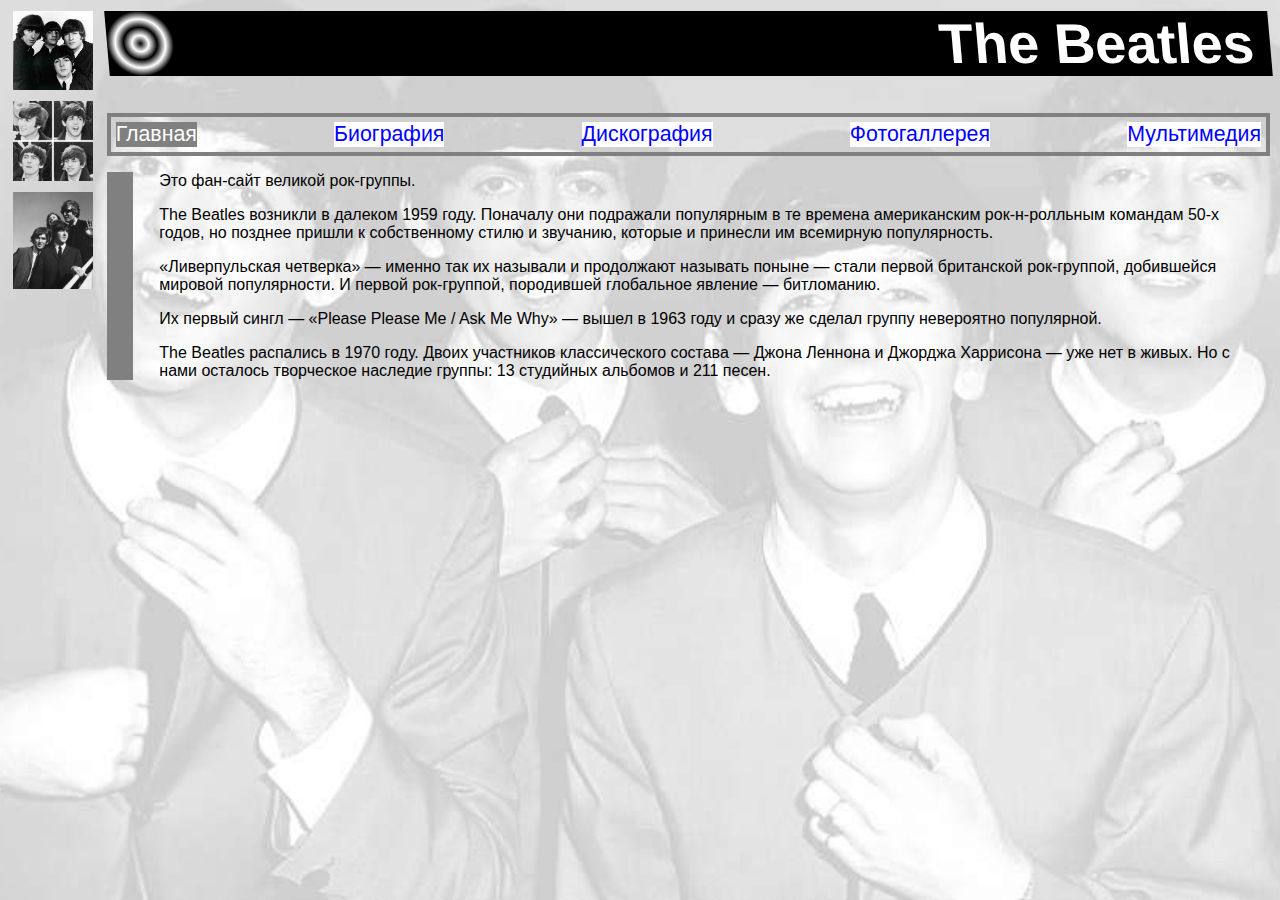
<file: index.html>
﻿<!doctype html>
<html>
    <head>
        <meta charset="UTF-8">
        <title>Главная :: The Beatles</title>
        <link href="style.css" rel="stylesheet" type="text/css">
    </head>
    <body>
        <header>
            <h1>The Beatles</h1>
        </header>
        <nav>
            <div>Главная</div>
            <a href="biography.html">Биография</a>
            <a href="discografy.html">Дискография</a>
            <a href="photogallery.html">Фотогаллерея</a>
            <a href="media.html">Мультимедия</a>
        </nav>
        <main>
            <p>Это фан-сайт великой рок-группы.</p>
            <p>The Beatles возникли в далеком 1959 году. Поначалу они подражали
            популярным в те времена американским рок-н-ролльным командам
            50-х годов, но позднее пришли к собственному стилю и звучанию,
            которые и принесли им всемирную популярность.</p>

            <p>&laquo;Ливерпульская четверка&raquo;&nbsp;&mdash; именно так их
            называли и продолжают называть поныне&nbsp;&mdash; стали первой
            британской рок-группой, добившейся мировой популярности. И первой
            рок-группой, породившей глобальное явление&nbsp;&mdash; битломанию.</p>

            <p>Их первый сингл&nbsp;&mdash; &laquo;Please Please Me / Ask Me Why&raquo;&nbsp;&mdash;
            вышел в 1963 году и сразу же сделал группу невероятно популярной.</p>

            <p>The Beatles распались в 1970 году. Двоих участников классического
            состава&nbsp;&mdash; Джона Леннона и Джорджа Харрисона&nbsp;&mdash;
            уже нет в живых. Но с нами осталось творческое наследие группы:
            13 студийных альбомов и 211 песен.</p>
        </main>
        <footer>
        </footer>
    </body>
</html>
</file>
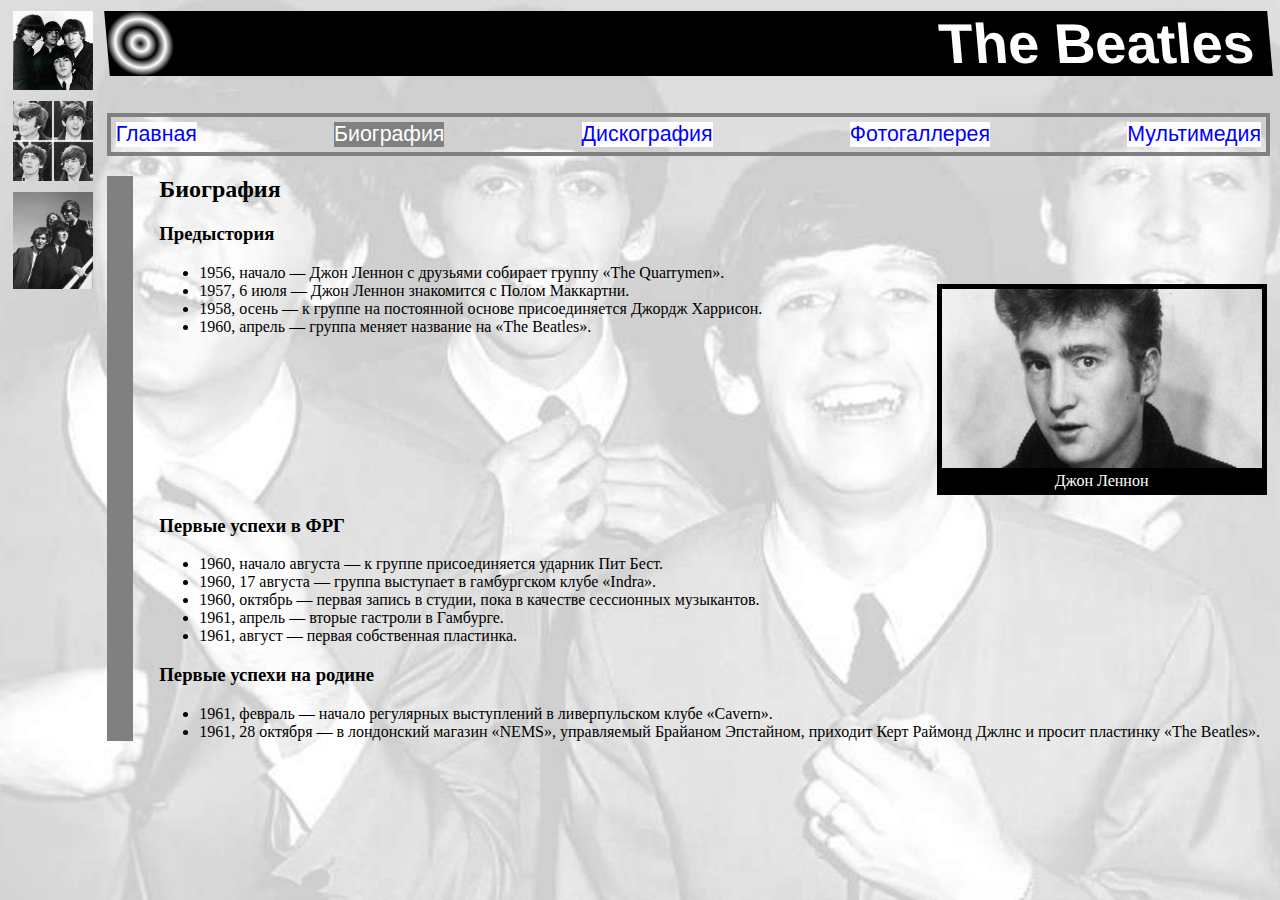
<file: biography.html>
<!doctype html>
<html>
    <head>
        <meta charset="UTF-8">
        <title>Биография :: The Beatles</title>
        <link href="style.css" rel="stylesheet" type="text/css">
    </head>
    <body>
        <header>
            <h1>The Beatles</h1>
        </header>
        <nav>
            <a href="index.html">Главная</a>
            <div>Биография</div>
            <a href="discografy.html">Дискография</a>
            <a href="photogallery.html">Фотогаллерея</a>
            <a href="media.html">Мультимедия</a>
        </nav>
        <main>
            <h2>Биография</h2>
            <h3>Предыстория</h3>
            <ul>
                <aside>
                    <img src="media/john_lennon.jpg">
                    <br>Джон Леннон
                </aside>
                <li>1956, начало&nbsp;&mdash; Джон Леннон с друзьями собирает
                группу &laquo;The Quarrymen&raquo;.</li>
                <li>1957, 6 июля&nbsp;&mdash; Джон Леннон знакомится с Полом
                Маккартни.</li>
                <li>1958, осень&nbsp;&mdash; к группе на постоянной основе
                присоединяется Джордж Харрисон.</li>
                <li>1960, апрель&nbsp;&mdash; группа меняет название на
                &laquo;The Beatles&raquo;.</li>
            </ul>
            <h3 style="clear: right">Первые успехи в ФРГ</h3>
            <ul>
                <li>1960, начало августа&nbsp;&mdash; к группе присоединяется ударник
                Пит Бест.</li>
                <li>1960, 17 августа&nbsp;&mdash; группа выступает в гамбургском
                клубе &laquo;Indra&raquo;.</li>
                <li>1960, октябрь&nbsp;&mdash; первая запись в студии, пока в
                качестве сессионных музыкантов.</li>
                <li>1961, апрель&nbsp;&mdash; вторые гастроли в Гамбурге.</li>
                <li>1961, август&nbsp;&mdash; первая собственная пластинка.</li>
            </ul>
            <h3>Первые успехи на родине</h3>
            <ul>
                <li>1961, февраль&nbsp;&mdash; начало регулярных выступлений
                в ливерпульском клубе &laquo;Cavern&raquo;.</li>
                <li>1961, 28 октября&nbsp;&mdash; в лондонский магазин
                &laquo;NEMS&raquo;, управляемый Брайаном Эпстайном, приходит
                Керт Раймонд Джлнс и просит пластинку &laquo;The Beatles&raquo;.</li>
            </ul>
        </main>
    </body>
</html>
</file>
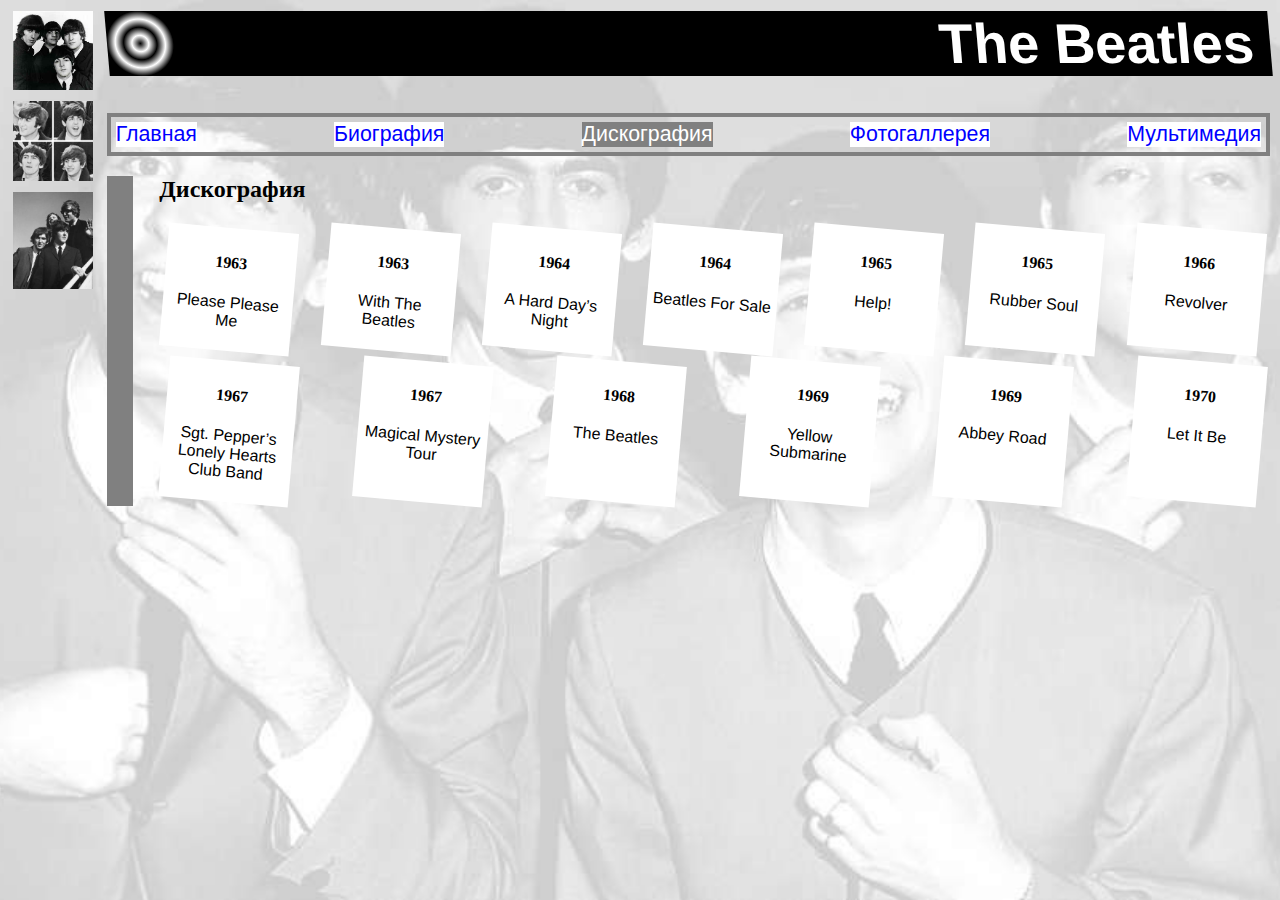
<file: discografy.html>
<!doctype html>
<html>
    <head>
        <meta charset="UTF-8">
        <title>Дискография :: The Beatles</title>
        <link href="style.css" rel="stylesheet" type="text/css">
    </head>
    <body>
        <header>
            <h1>The Beatles</h1>
        </header>
        <nav>
            <a href="index.html">Главная</a>
            <a href="biography.html">Биография</a>
            <div>Дискография</div>
            <a href="photogallery.html">Фотогаллерея</a>
            <a href="media.html">Мультимедия</a>
        </nav>
        <main>
            <h2>Дискография</h2>
            <div id="discography">
                <div>
                    <h4>1963</h4>
                    <p>Please Please Me</p>
                </div>
                <div>
                    <h4>1963</h4>
                    <p>With The Beatles</p>
                </div>
                <div>
                    <h4>1964</h4>
                    <p>A Hard Day’s Night</p>
                </div>
                <div>
                    <h4>1964</h4>
                    <p>Beatles For Sale</p>
                </div>
                <div>
                    <h4>1965</h4>
                    <p>Help!</p>
                </div>
                <div>
                    <h4>1965</h4>
                    <p>Rubber Soul</p>
                </div>
                <div>
                    <h4>1966</h4>
                    <p>Revolver</p>
                </div>
                <div>
                    <h4>1967</h4>
                    <p>Sgt. Pepper’s Lonely Hearts Club Band</p>
                </div>
                <div>
                    <h4>1967</h4>
                    <p>Magical Mystery Tour</p>
                </div>
                <div>
                    <h4>1968</h4>
                    <p>The Beatles</p>
                </div>
                <div>
                    <h4>1969</h4>
                    <p>Yellow Submarine</p>
                </div>
                <div>
                    <h4>1969</h4>
                    <p>Abbey Road</p>
                </div>
                <div>
                    <h4>1970</h4>
                    <p>Let It Be</p>
                </div>
            </div>
        </main>
    </body>
</html>
</file>
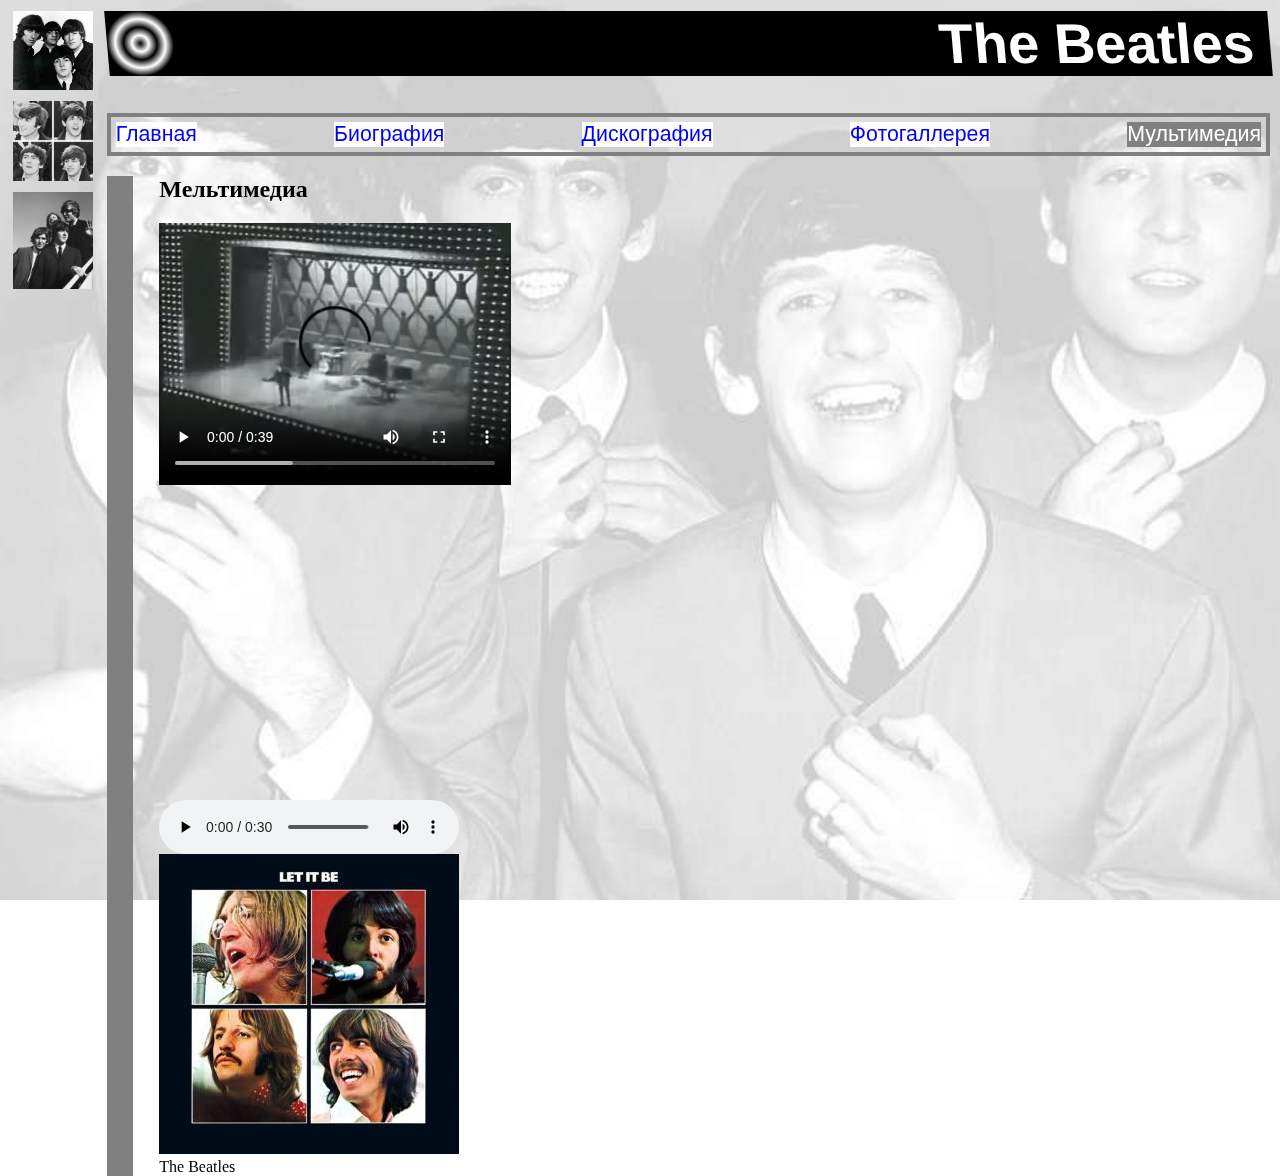
<file: media.html>
<!DOCTYPE html>
<html lang="ru">
<head>
    <meta charset="UTF-8">
    <title>The Beatles</title>
    <link href="style.css" rel="stylesheet" type="text/css">
</head>
<body>
    <header>
        <h1>The Beatles</h1>
    </header>
    <nav>
        <a href="index.html">Главная</a>
        <a href="biography.html">Биография</a>
        <a href="discografy.html">Дискография</a>
        <a href="photogallery.html">Фотогаллерея</a>
        <div>Мультимедия</div>
    </nav>
    <main>
        <h2>Мельтимедиа</h2>
            <div class="tbl2">
            <video src="media/the_beatles_yesterday.mp4" controls></video>
            <iframe width="560" height="315" src="https://www.youtube.com/embed/bhLL_Ie8E2U" title="YouTube video player" frameborder="0" allow="accelerometer; autoplay; clipboard-write; encrypted-media; gyroscope; picture-in-picture" allowfullscreen></iframe>
            <audio src="media/the_beatles_let_it_be.mp3" controls></audio>
            <figure>
                <img src="media/the_beatles_let_it_be.jpg">
                <figcaption>The Beatles</figcaption>
            </figure>
        </div>
    </main>
</body>
</html>
</file>
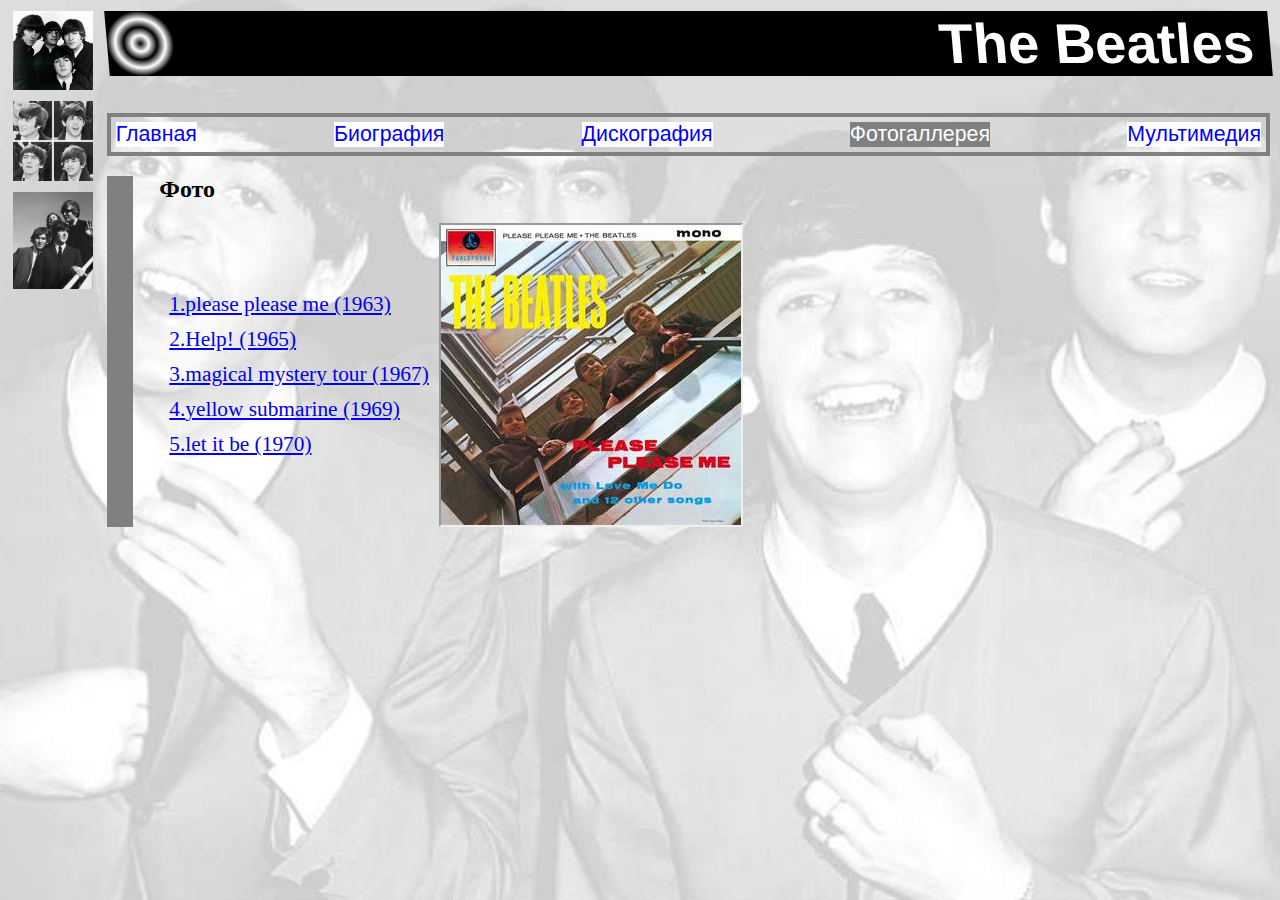
<file: photogallery.html>
<!DOCTYPE html>
<html lang="ru">
<head>
    <meta charset="UTF-8">
    <title>The beatles</title>
    <link href="style.css" rel="stylesheet" type="text/css">
</head>
<body>
    <header>
        <h1>The Beatles</h1>
    </header>
    <nav>
        <a href="index.html">Главная</a>
        <a href="biography.html">Биография</a>
        <a href="discografy.html">Дискография</a>
        <div>Фотогаллерея</div>
        <a href="media.html">Мультимедия</a>
    </nav>
    <main>
        <h2>Фото</h2>
        <div class="tbl">
            <div>
                <div>
                        <a href="gallery/please_please_me.html" target="gallery">please please me (1963)</a>
                        <a href="gallery/help.html" target="gallery">Help! (1965)</a>
                        <a href="gallery/magic_mystery_tour.html" target="gallery">magical mystery tour (1967)</a>
                        <a href="gallery/yellow_submarine.html" target="gallery">yellow submarine (1969)</a>
                        <a href="gallery/let_it_be.html" target="gallery">let it be (1970)</a>
                </div>
                <iframe name="gallery" src="gallery/please_please_me.html" width="300" height="300"></iframe>
            </div>
        </div>
    </main>
</body>
</html>
</file>
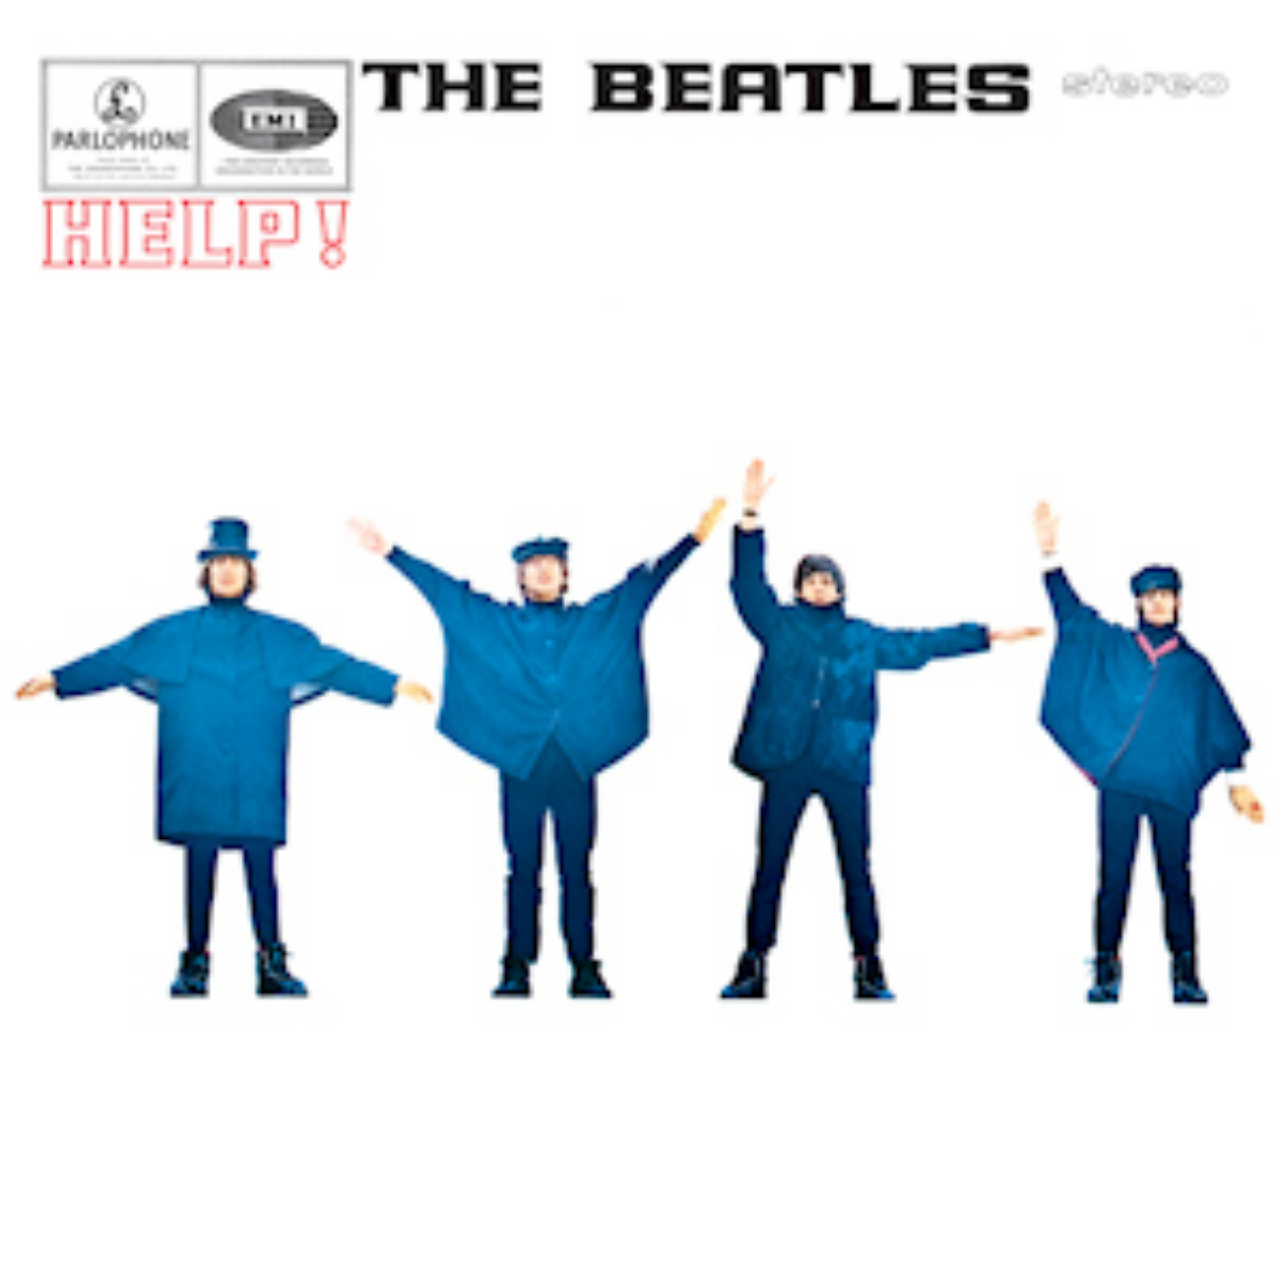
<file: gallery/help.html>
<!DOCTYPE html>
<html lang="ru">
<head>
    <meta charset="UTF-8">
    <link href="../style.css" rel="stylesheet" type="text/css">
</head>
<body>
    <div class="gallery-item">
        <img src="../media/the_beatles_help.jpg">
    </div>
</body>
</html>
</file>
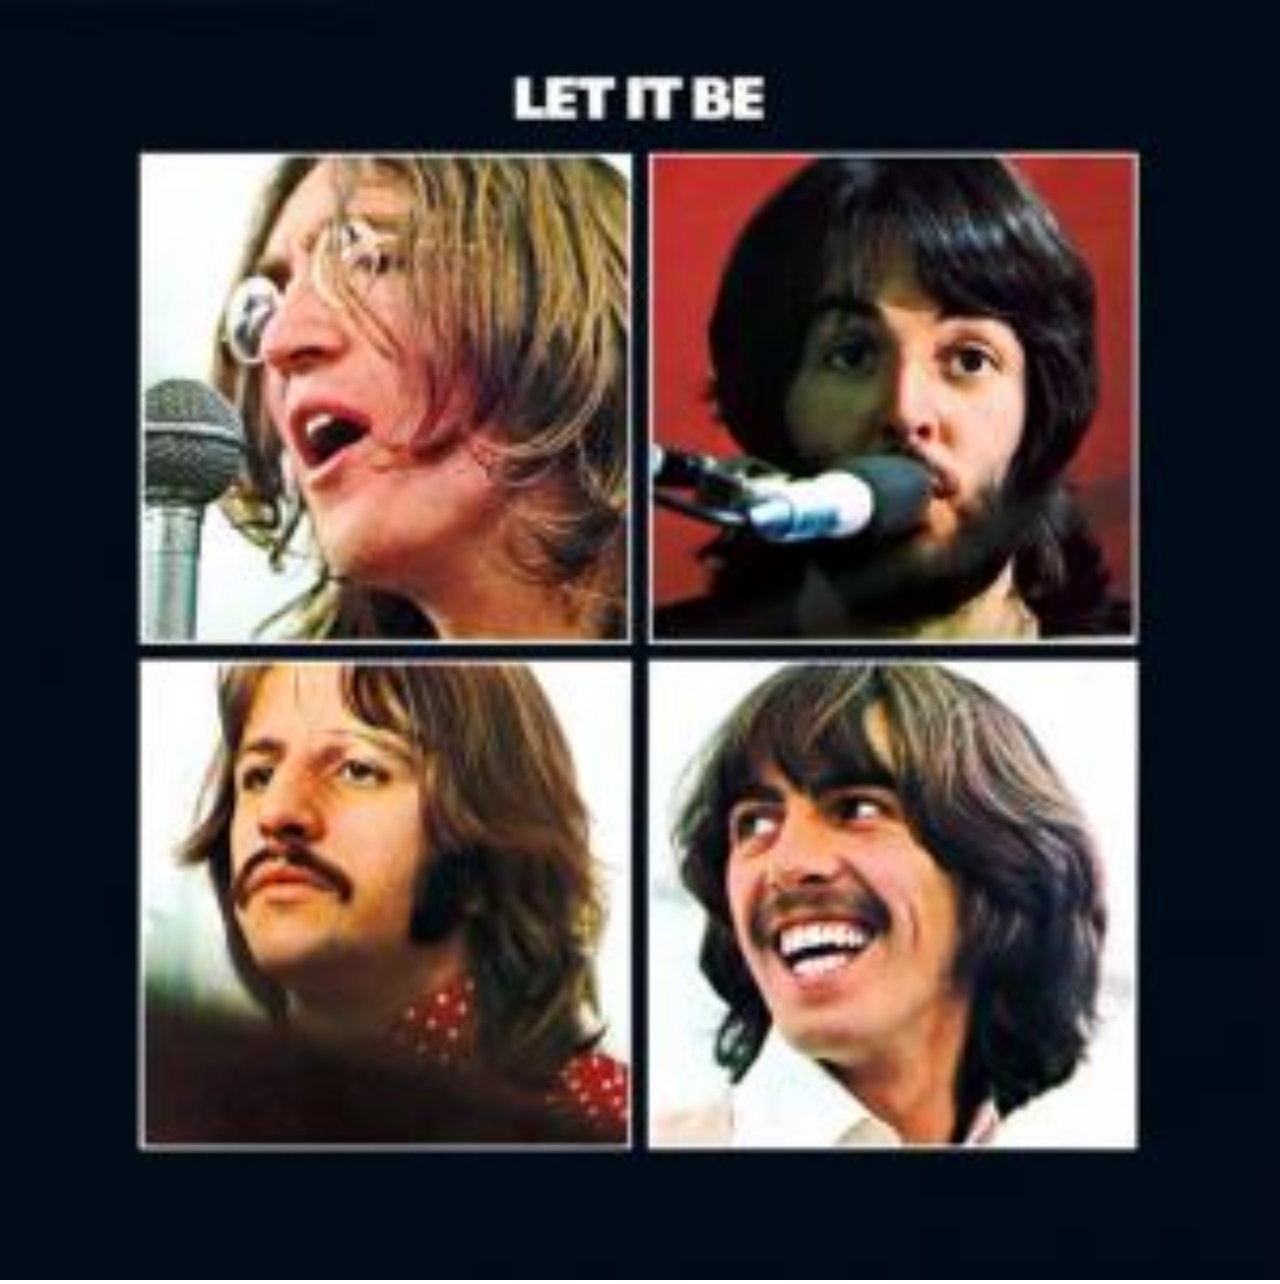
<file: gallery/let_it_be.html>
<!DOCTYPE html>
<html lang="ru">
<head>
    <meta charset="UTF-8">
    <link href="../style.css" rel="stylesheet" type="text/css">
</head>
<body>
    <div class="gallery-item">
        <img src="../media/the_beatles_let_it_be.jpg">
    </div>
</body>
</html>
</file>
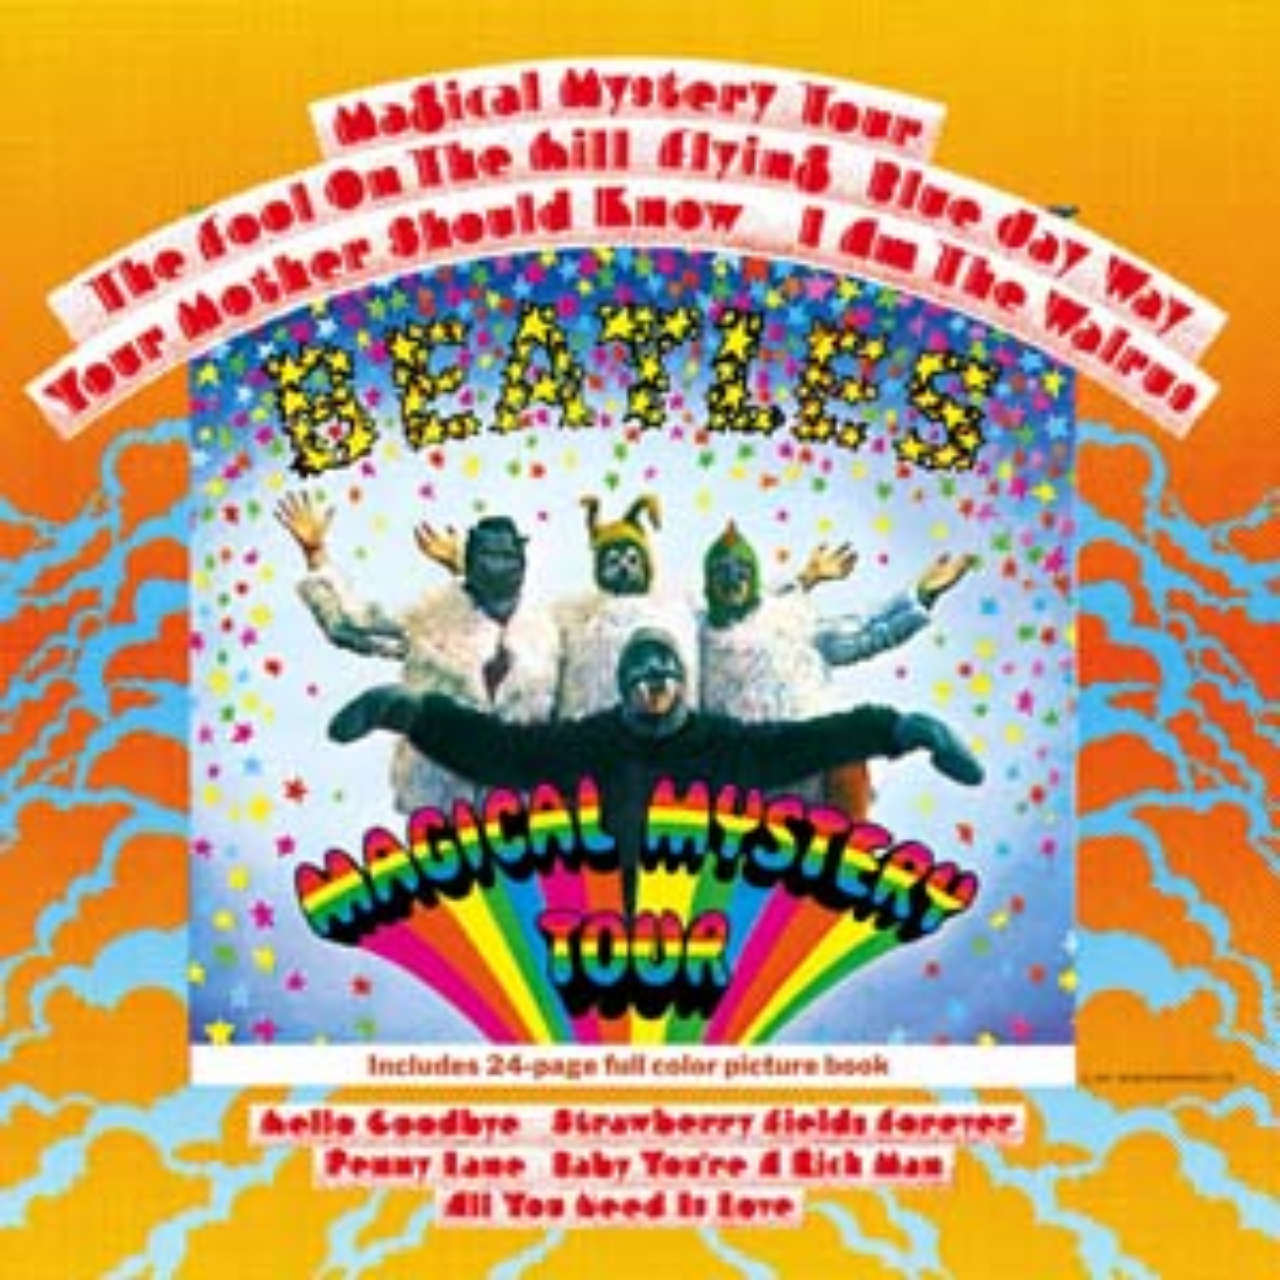
<file: gallery/magic_mystery_tour.html>
<!DOCTYPE html>
<html lang="ru">
<head>
    <meta charset="UTF-8">
    <link href="../style.css" rel="stylesheet" type="text/css">
</head>
<body>
    <div class="gallery-item">
        <img src="../media/the_beatles_magical_mystery_tour.jpg">
    </div>
</body>
</html>
</file>
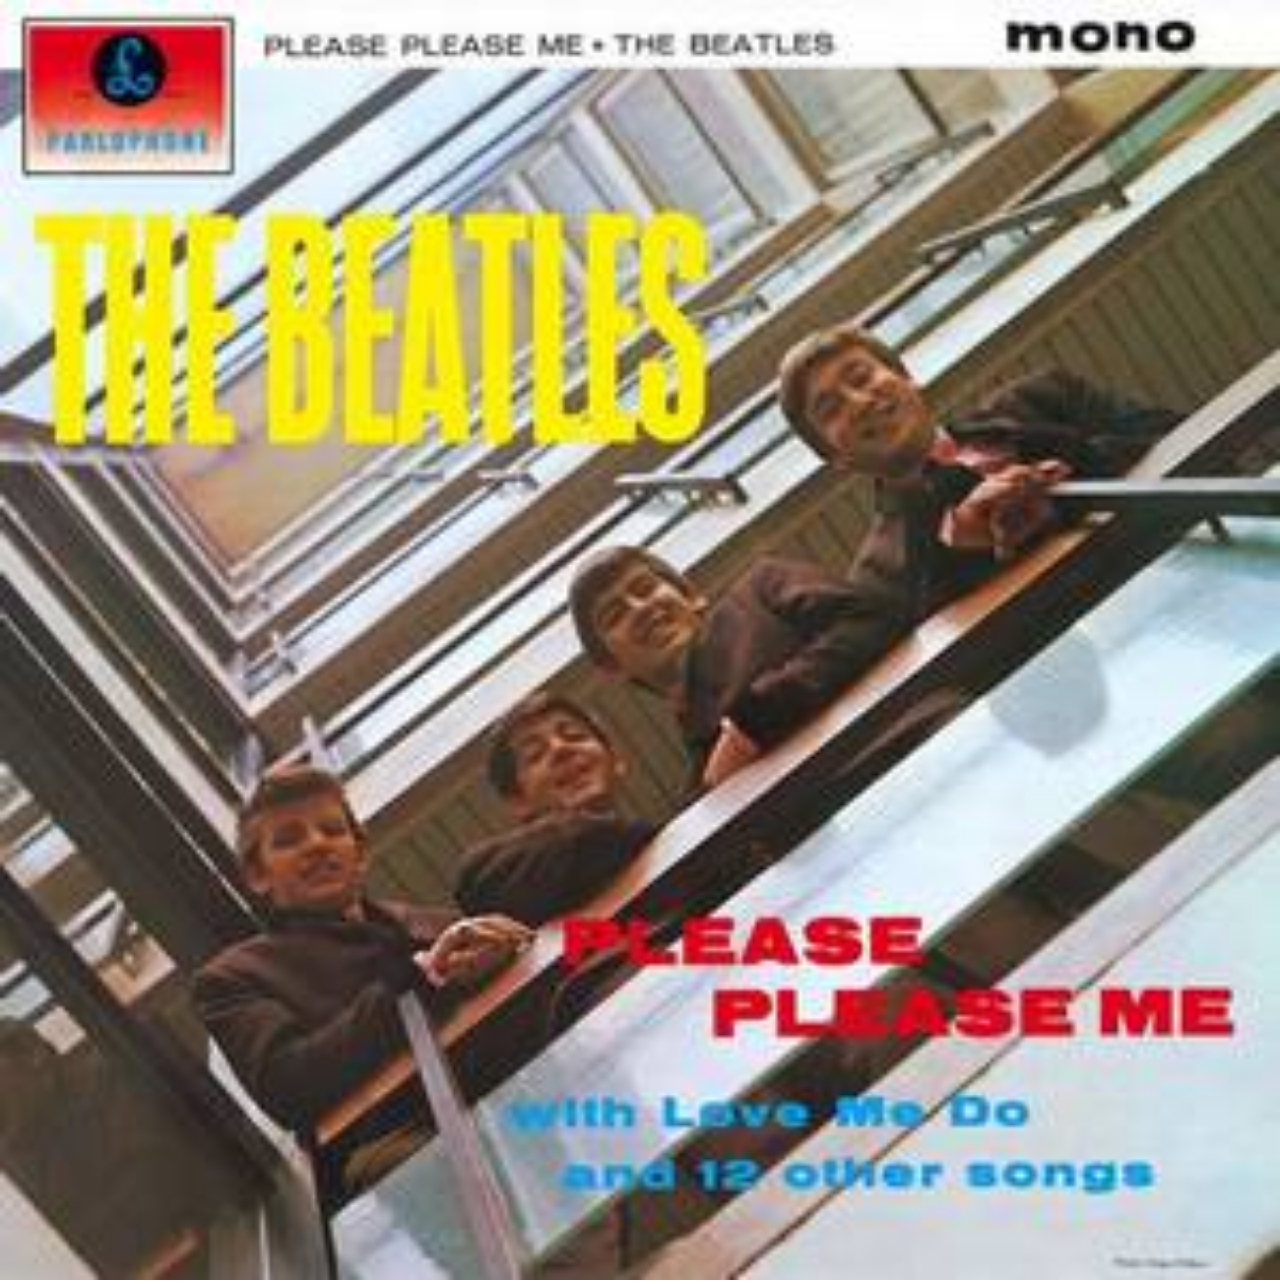
<file: gallery/please_please_me.html>
<!DOCTYPE html>
<html lang="ru">
<head>
    <meta charset="UTF-8">
    <link href="../style.css" rel="stylesheet" type="text/css">
</head>
<body>
    <div class="gallery-item">
        <img src="../media/the_beatles_please_please_me.jpg">
    </div>
</body>
</html>
</file>
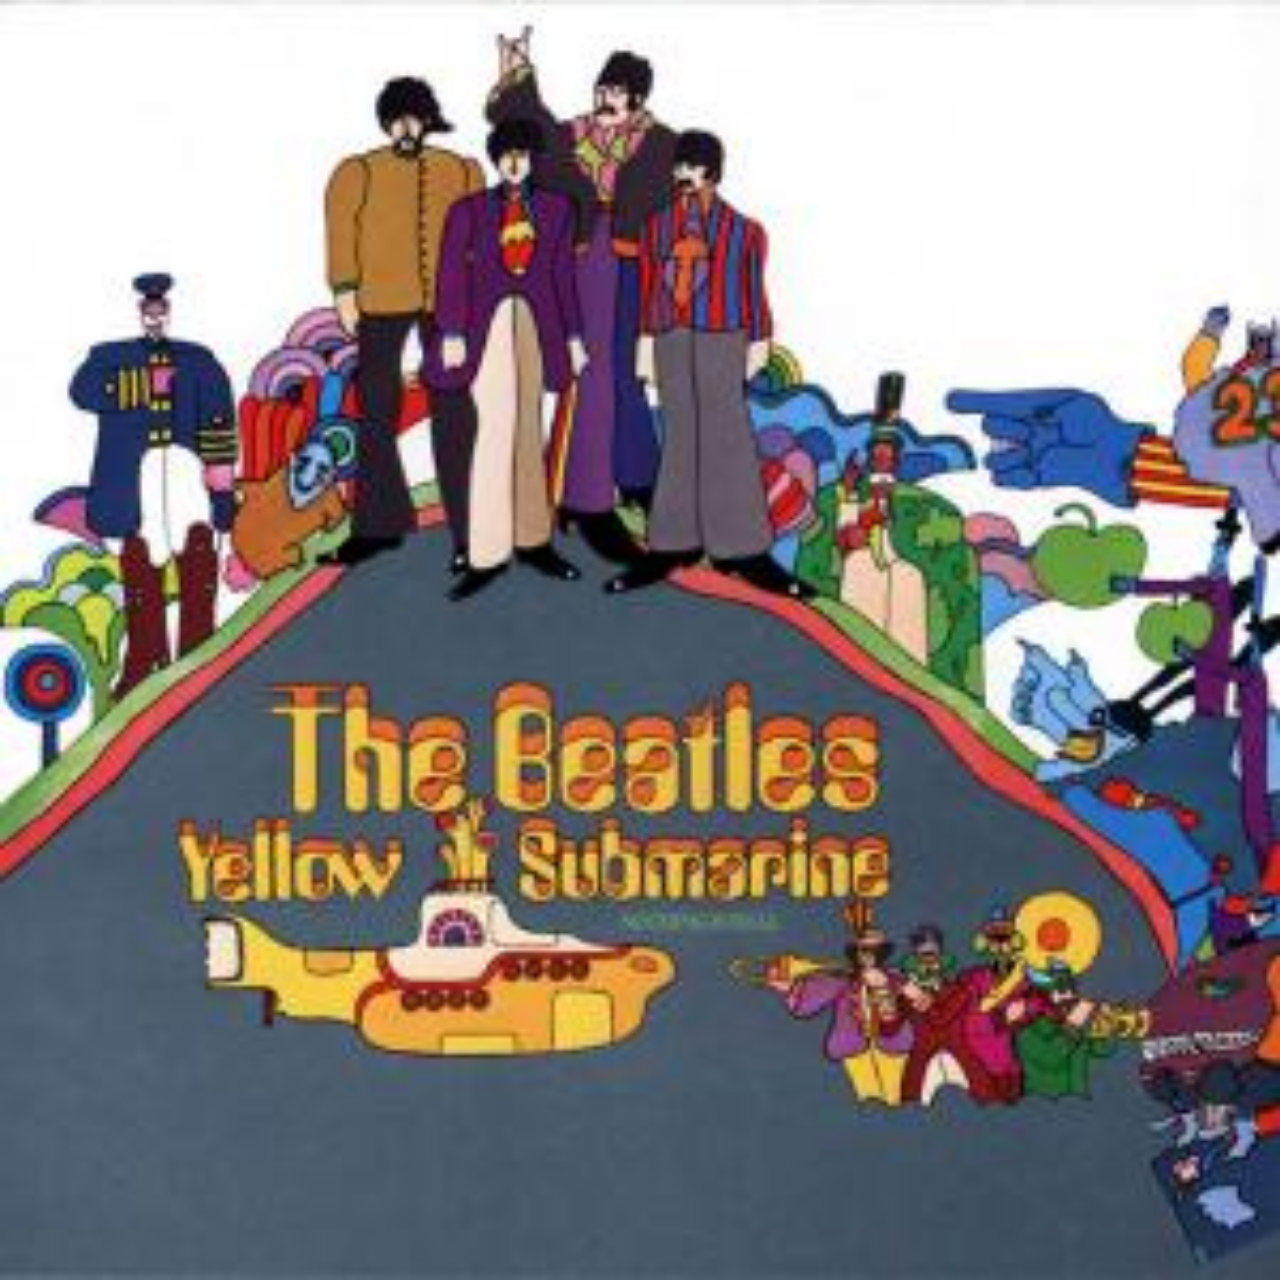
<file: gallery/yellow_submarine.html>
<!DOCTYPE html>
<html lang="ru">
<head>
    <meta charset="UTF-8">
    <link href="../style.css" rel="stylesheet" type="text/css">
</head>
<body>
    <div class="gallery-item">
        <img src="../media/the_beatles_yellow_submarine.jpg">
    </div>
</body>
</html>
</file>
<file: style.css>
body {
    margin: 0px;
    counter-reset: td;
    background-image: url(./media/bg1.jpg), url(./media/bg2.jpg), url(./media/bg3.jpg) ,url(./media/main_bg.jpg);
    background-size: 60pt, 60pt, 60pt, cover;
    background-attachment: fixed;
    background-position: 10pt 8pt, 10pt 76pt, 10pt 144pt, center;
    background-repeat: no-repeat;
}

.gallery-item img {
    width: 100%;
}
body.noscroll {
    overflow: hidden;
}

a[target = gallery] {
    font-size: 16pt;
}

a[target = gallery]::before {
    counter-increment: td;
    content: counter(td) ".";
}

header h1 {
    font: bold 42pt Verdana, sans-serif;
    text-align: right;
    color: white;
    background-image: radial-gradient(closest-side at 25pt 50%, black, white, black, white, black);
    margin-top: 8pt;
    margin-right: 8pt;
    margin-left: 80pt;
    padding-right: 12pt;
    transform: skewX(5deg);
}

main p {
    font: 12pt Arial, sans-serif;
}

main {
    margin-left: 80pt;
    padding-left: 20pt;
    padding-right: 10pt;
    border-left-width: 20pt;
    border-left-style: solid;
    border-left-color: grey;
}

div.tbl {
    display: block;
}

div.tbl > div {
    display: table-row;
}

div.tbl > div > * {
    display: table-cell;
    vertical-align: middle;
}

main a {
    display: block;
    margin: 10px;
}

div.tbl2 > * {
    display: table-cell;
}

aside {
    float: right;
    margin: 20px 0px 20px 20px;
    padding: 5px;
    color: white;
    background-color: black;
    text-align: center;
}

nav {
    margin: 10px 10px 10px 80pt;
    padding: 5px;
    border: 4px solid grey;
    font: 16pt Arial, sans-serif;
    display: flex;
    justify-content: space-between;
}

nav a {
    display: block;
}

nav a:link, nav a:visited {
    color: blue;
    background-color: white;
    text-decoration: none;
    transition-duration: 1s;
}

nav a:hover, nav a:active {
    color: white;
    background-color: blue;
    text-decoration: none;
    transform: scale(1.2, 1.2) translateY(4px);
    transition-duration: 0.5s;
}

nav div {
    color: white;
    background-color: grey;
}

div#discography {
    display: flex;
    flex-wrap: wrap;
    justify-content: space-between;
}

#discography > div {
    background-color: white;
    padding: 5px;
    margin: 5px;
    text-align: center;
    width: 120px;
    transform: rotate(5deg);
    transition-duration: 0.6s;
}

#discography > div:hover {
    transform: rotate(-5deg);
    transition-duration: 0.3s;
}

footer {
    position: absolute;
    bottom: 0pt;
    right: 0pt;
    left: 120pt;
    background-color: grey;
}

copy {
    float: right;
}

@media screen and (max-width: 600px) {
    body {
        background: transparent;
    }
    header h1, nav, main, footer {
        margin-left: 8pt;
    }
    header h1 {
        font-size: 20pt;
        background: black;
    }
    nav {
        flex-direction: column;
    }
    main {
        padding-left: 0pt;
        border-left: none;
    }    
    nav a:active, nav a:hover {
        transform: translateY(4px);
    }
}

@media print {
    body {
        background: transparent;
    }
    nav {
        display: none;
    }
    header h1, main, footer {
        margin-left: 8pt;
    }
    header, footer {
        background: transparent;
    }
    main {
        padding-left: opt;
        border-left: none;
    }
    header h1, footer p {
        color: black;
    }
    header h1 {
        letter-spacing: 10pt;
    }
    footer {
        border-top: 1px solid black;
    }
}
</file>
